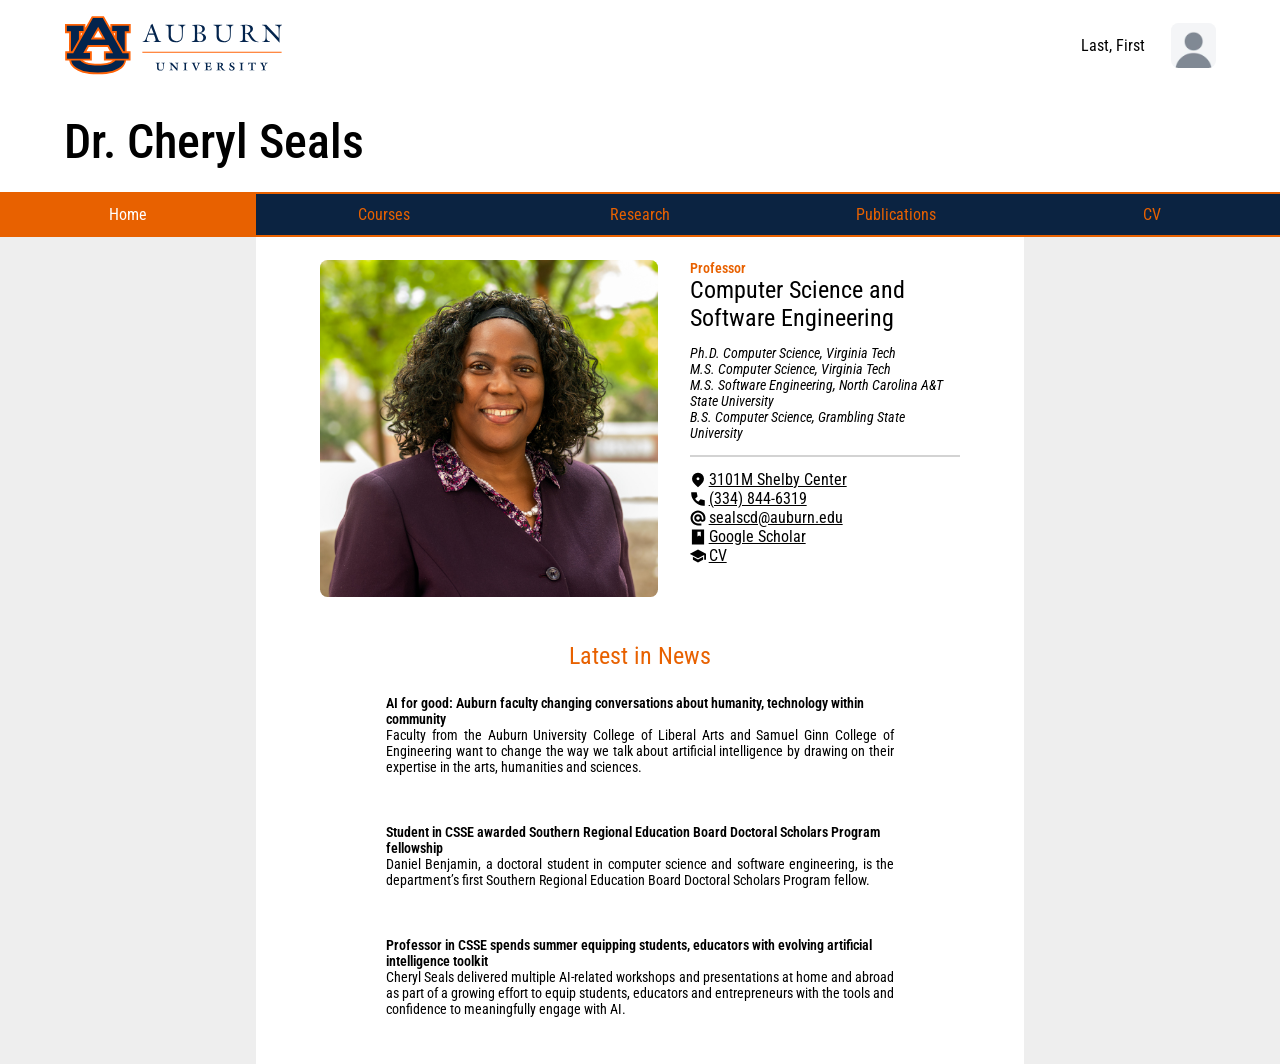
<file: index.html>
<!DOCTYPE html>
<html>

    <head>

        <!-- Fonts -->
        <link rel="preconnect" href="https://fonts.googleapis.com">
        <link rel="preconnect" href="https://fonts.gstatic.com" crossorigin>
        <link href="https://fonts.googleapis.com/css2?family=Roboto+Condensed:ital,wght@0,100..900;1,100..900&display=swap" rel="stylesheet">

        <!-- Stylesheets -->
        <link type="text/css" rel="stylesheet" href="css/global.css">
        <link type="text/css" rel="stylesheet" href="css/index.css">
    
    </head>

    <!---->

    <body>

        <!-- Header -->
         <div id="header">
            <div id="header-logo">
                <img src="img/auburn-full.svg">
            </div>
            <div id="header-user">
                <p>Last, First</p>
                <img src="img/default-pfp.jpg">
            </div>
         </div>


        <!-- Navigation Bar -->
        <div id="navbar">

            <div id="navbar-header">

                <div id="navbar-name">
                    <p>Dr. Cheryl Seals</p>
                </div>

            </div>

            <div id="navbar-items">

                <a class="navbar-item" href="." aria-current>
                    <p>Home</p>
                </a>
                <a class="navbar-item" href="courses/">
                    <p>Courses</p>
                </a>
                <a class="navbar-item" href="https://ausme.auburn.edu/public/profile/sealscd">
                    <p>Research</p>
                </a>
                <a class="navbar-item" href="publications/">
                    <p>Publications</p>
                </a>
                <a class="navbar-item" href="https://eng.auburn.edu/resumes/sealscd">
                    <p>CV</p>
                </a>
                <!-- ... -->

            </div>

        </div>

        <!-- Actual Body -->
        <div id="abstract">
            <div id="abstract-img">
                <img src="img/media/seals.jpg">
            </div>

            <div id="abstract-body">

                <div id="abstract-header">
                    <p id="abstract-status">Professor</p>
                    <p id="abstract-title">Computer Science and Software Engineering</p>
                    <div id="abstract-credentials">
                        <p class="credential">Ph.D. Computer Science, Virginia Tech</p>
                        <p class="credential">M.S. Computer Science, Virginia Tech</p>
                        <p class="credential">M.S. Software Engineering, North Carolina A&T State University</p>
                        <p class="credential">B.S. Computer Science, Grambling State University</p>
                    </div>
                </div>

                <div id="contact-body">
                    <div class="contact-detail">
                        <img src="img/icons/location.svg">
                        <a href=""> 3101M Shelby Center</a>
                    </div>
                    <div class="contact-detail">
                        <img src="img/icons/call.svg">
                        <a href="tel:+13348446319">(334) 844-6319</a>
                    </div>
                    <div class="contact-detail">
                        <img src="img/icons/email.svg">
                        <a href="mailto:sealscd@auburn.edu">sealscd@auburn.edu</a>
                    </div>
                    <div class="contact-detail">
                        <img src="img/icons/book.svg">
                        <a href="https://scholar.google.com/citations?user=0GdNB4AAAAAJ">Google Scholar</a>
                    </div>
                    <div class="contact-detail">
                        <img src="img/icons/school.svg">
                        <a href="https://eng.auburn.edu/resumes/sealscd">CV</a>
                    </div>
                </div>

            </div>
        </div>

        <div id="news-body">
            <p id="news-title">Latest in News</p>

            <a class="news-entry" href="https://cla.auburn.edu/news/articles/auburn-faculty-lead-community-conversations-about-ai/">
                <div>
                    <div class="news-title">
                        <p>AI for good: Auburn faculty changing conversations about humanity, technology within community</p>
                    </div>
                    <div class="news-desc">
                        <p>Faculty from the Auburn University College of Liberal Arts and Samuel Ginn College of Engineering want to change the way we talk about artificial intelligence by drawing on their expertise in the arts, humanities and sciences.</p>
                    </div>
                </div>
            </a>

            <a class="news-entry" href="https://eng.auburn.edu/news/2025/09/doctoral-student-in-csse-awarded-sreb-doctoral-scholars-program-fellowship">
                <div>
                    <div class="news-title">
                        <p>Student in CSSE awarded Southern Regional Education Board Doctoral Scholars Program fellowship</p>
                    </div>
                    <div class="news-desc">
                        <p>Daniel Benjamin, a doctoral student in computer science and software engineering, is the department’s first Southern Regional Education Board Doctoral Scholars Program fellow.</p>
                    </div>
                </div>
            </a>

            <a class="news-entry" href="https://eng.auburn.edu/news/2025/07/professor-in-csse-spends-summer-sharing-ai-insight">
                <div>
                    <div class="news-title">
                        <p>Professor in CSSE spends summer equipping students, educators with evolving artificial intelligence toolkit</p>
                    </div>
                    <div class="news-desc">
                        <p>Cheryl Seals delivered multiple AI-related workshops and presentations at home and abroad as part of a growing effort to equip students, educators and entrepreneurs with the tools and confidence to meaningfully engage with AI.</p>
                    </div>
                </div>
            </a>

        </div>
    </body>
</html>
</file>
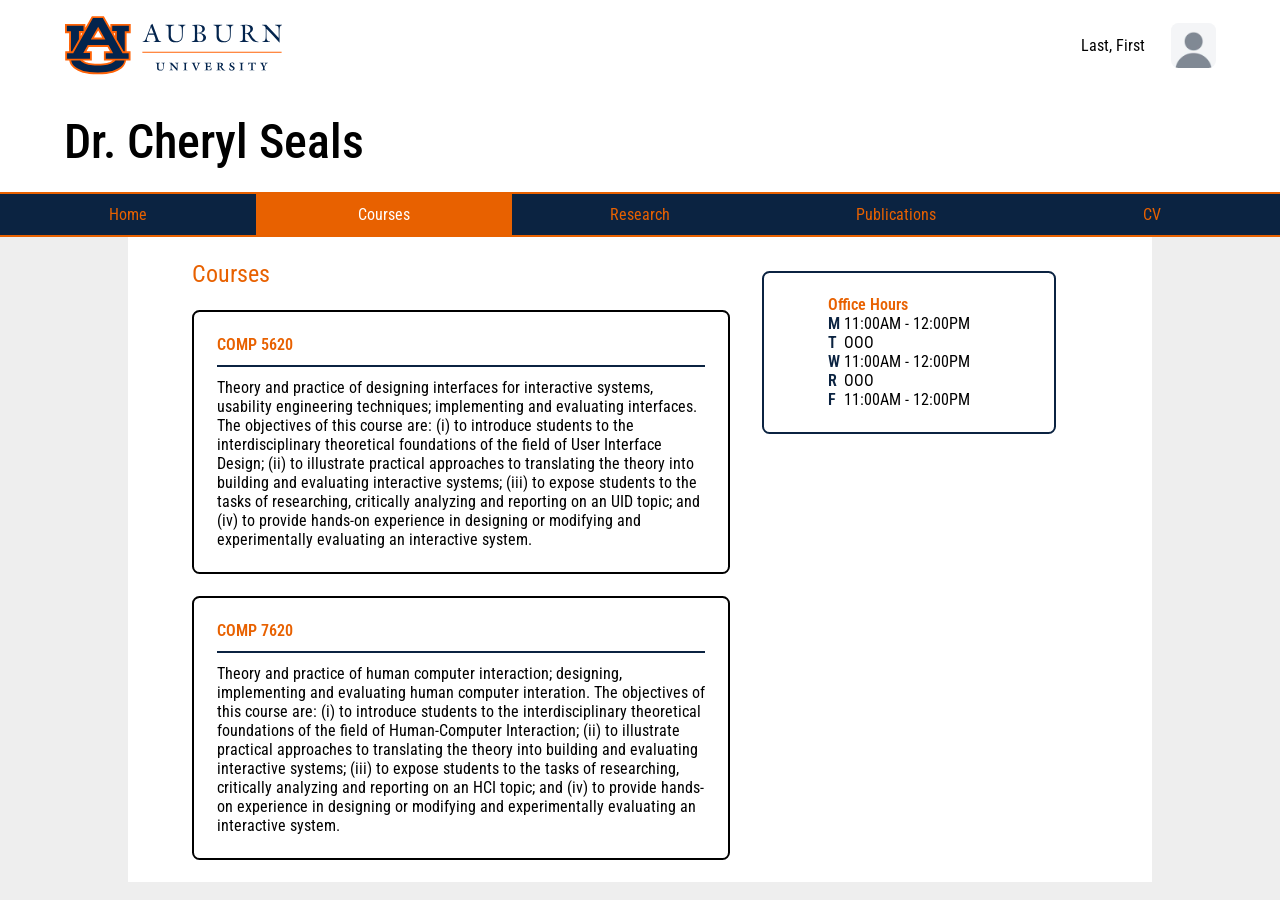
<file: courses/index.html>
<!DOCTYPE html>
<html>

    <head>
        <!-- Fonts -->
        <link rel="preconnect" href="https://fonts.googleapis.com">
        <link rel="preconnect" href="https://fonts.gstatic.com" crossorigin>
        <link href="https://fonts.googleapis.com/css2?family=Roboto+Condensed:ital,wght@0,100..900;1,100..900&display=swap" rel="stylesheet">

        <!-- Stylesheets -->
        <link type="text/css" rel="stylesheet" href="../css/global.css">
        <link type="text/css" rel="stylesheet" href="../css/courses.css">
    
    </head>

    <body>
        <!-- Header -->
         <div id="header">
            <div id="header-logo">
                <img src="../img/auburn-full.svg">
            </div>
            <div id="header-user">
                <p>Last, First</p>
                <img src="../img/default-pfp.jpg">
            </div>
         </div>


        <!-- Navigation Bar -->
        <div id="navbar">

            <div id="navbar-header">

                <div id="navbar-name">
                    <p>Dr. Cheryl Seals</p>
                </div>

            </div>

            <div id="navbar-items">

                <a class="navbar-item" href="../">
                    <p>Home</p>
                </a>
                <a class="navbar-item" href="." aria-current>
                    <p>Courses</p>
                </a>
                <a class="navbar-item" href="https://ausme.auburn.edu/public/profile/sealscd">
                    <p>Research</p>
                </a>
                <a class="navbar-item" href="../publications/">
                    <p>Publications</p>
                </a>
                <a class="navbar-item" href="https://eng.auburn.edu/resumes/sealscd">
                    <p>CV</p>
                </a>
                <!-- ... -->

            </div>

        </div>

        <div id="courses-body">

            <div id="courses-list">
                <div id="courses-title">
                    <p>Courses</p>
                </div>

                <div class="courses-entry">

                    <div class="courses-entry-title">
                        COMP 5620
                    </div>
                    <div class="courses-entry-desc">
                        Theory and practice of designing interfaces for interactive systems, usability engineering
                        techniques; implementing and evaluating interfaces. The objectives of this course are: (i) to
                        introduce students to the interdisciplinary theoretical foundations of the field of User Interface
                        Design; (ii) to illustrate practical approaches to translating the theory into building and
                        evaluating interactive systems; (iii) to expose students to the tasks of researching, critically
                        analyzing and reporting on an UID topic; and (iv) to provide hands-on experience in designing or
                        modifying and experimentally evaluating an interactive system.
                    </div>
                </div>

                <div class="courses-entry">

                    <div class="courses-entry-title">
                        COMP 7620
                    </div>
                    <div class="courses-entry-desc">
                        Theory and practice of human computer interaction; designing, implementing and evaluating human computer interation. The objectives of this course are: (i) to introduce students to the interdisciplinary theoretical foundations of the field of Human-Computer Interaction; (ii) to illustrate practical approaches to translating the theory into building and evaluating interactive systems; (iii) to expose students to the tasks of researching, critically analyzing and reporting on an HCI topic; and (iv) to provide hands-on experience in designing or modifying and experimentally evaluating an interactive system.
                    </div>

                </div>

            </div>

            <div id="office-hours">

                <p id="office-hours-title">Office Hours</p>
                <p class="office-hours-entry"><span class="day">M</span> 11:00AM - 12:00PM</p>
                <p class="office-hours-entry"><span class="day">T</span> OOO</p>
                <p class="office-hours-entry"><span class="day">W</span> 11:00AM - 12:00PM</p>
                <p class="office-hours-entry"><span class="day">R</span> OOO</p>
                <p class="office-hours-entry"><span class="day">F</span> 11:00AM - 12:00PM</p>

            </div>
        
        </div>

    </body>
</html>
</file>
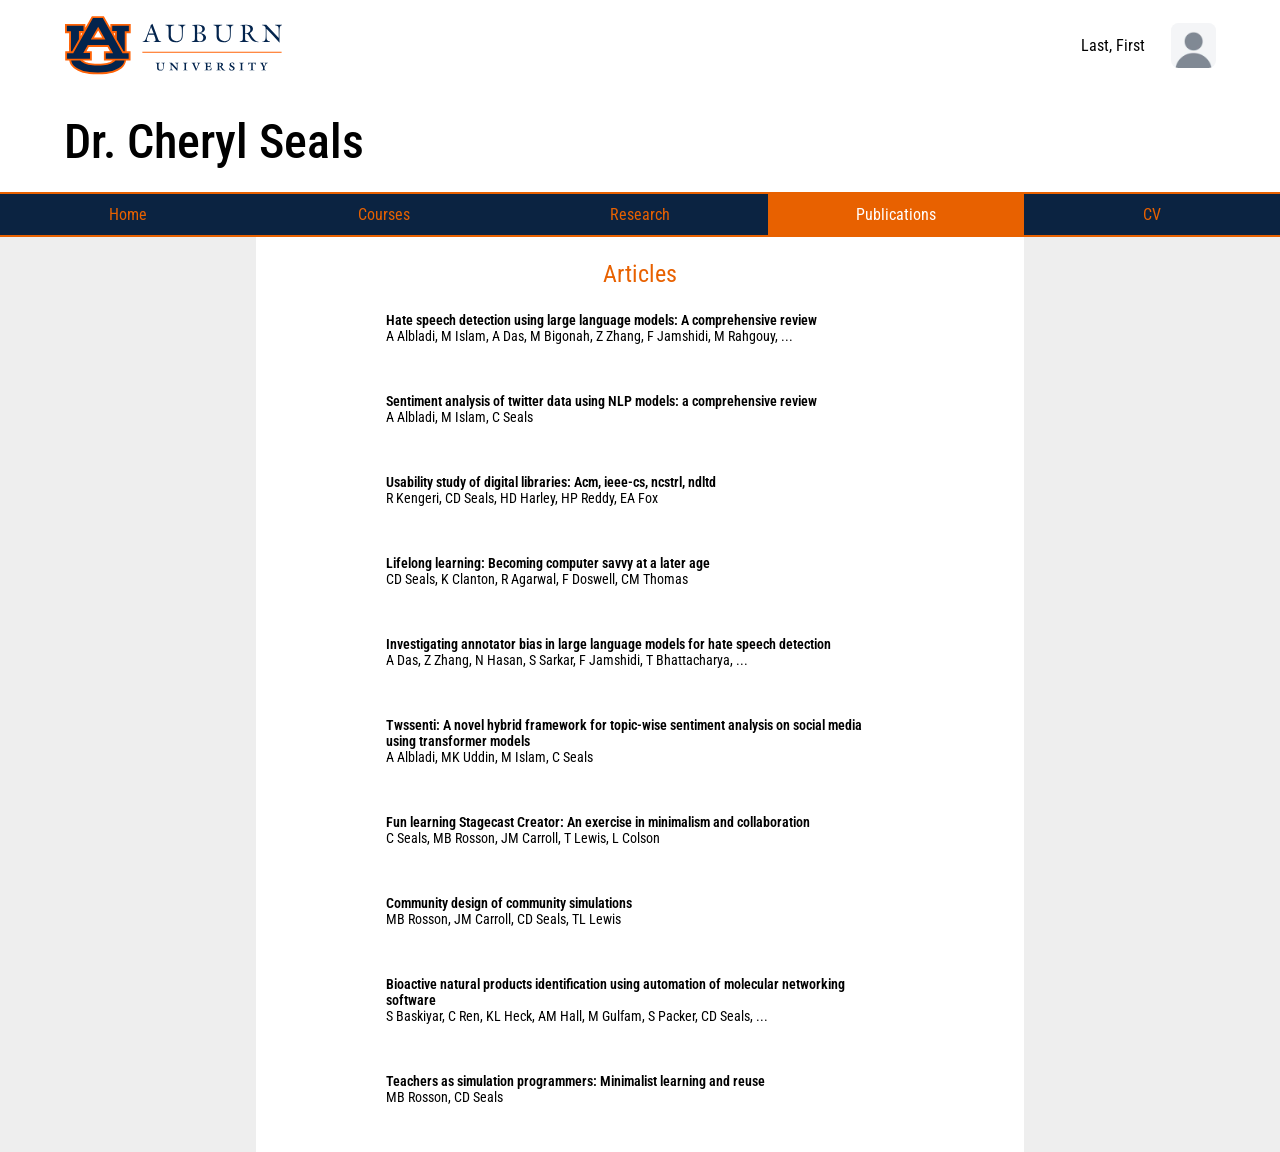
<file: publications/index.html>
<!DOCTYPE html>
<html>

    <head>
        <!-- Fonts -->
        <link rel="preconnect" href="https://fonts.googleapis.com">
        <link rel="preconnect" href="https://fonts.gstatic.com" crossorigin>
        <link href="https://fonts.googleapis.com/css2?family=Roboto+Condensed:ital,wght@0,100..900;1,100..900&display=swap" rel="stylesheet">

        <!-- Stylesheets -->
        <link type="text/css" rel="stylesheet" href="../css/global.css">
        <link type="text/css" rel="stylesheet" href="../css/publications.css">
    
    </head>

    <body>
        <!-- Header -->
         <div id="header">
            <div id="header-logo">
                <img src="../img/auburn-full.svg">
            </div>
            <div id="header-user">
                <p>Last, First</p>
                <img src="../img/default-pfp.jpg">
            </div>
         </div>


        <!-- Navigation Bar -->
        <div id="navbar">

            <div id="navbar-header">

                <div id="navbar-name">
                    <p>Dr. Cheryl Seals</p>
                </div>

            </div>

            <div id="navbar-items">

                <a class="navbar-item" href="../">
                    <p>Home</p>
                </a>
                <a class="navbar-item" href="../courses/">
                    <p>Courses</p>
                </a>
                <a class="navbar-item" href="https://ausme.auburn.edu/public/profile/sealscd">
                    <p>Research</p>
                </a>
                <a class="navbar-item" href="." aria-current>
                    <p>Publications</p>
                </a>
                <a class="navbar-item" href="https://eng.auburn.edu/resumes/sealscd">
                    <p>CV</p>
                </a>
                <!-- ... -->

            </div>

        </div>

        <div id="pub-body">

            <div id="pub-title">
                <p>Articles</p>
            </div>

            <a class="pub-entry" href="https://scholar.google.com/scholar?q=Hate+speech+detection+using+large+language+models%3A+A+comprehensive+review">
                <div>
                    <p class="pub-title">Hate speech detection using large language models: A comprehensive review</p>
                    <p class="pub-desc">A Albladi, M Islam, A Das, M Bigonah, Z Zhang, F Jamshidi, M Rahgouy, ...</p>
                </div>
            </a>
            <a class="pub-entry" href="https://scholar.google.com/scholar?q=Sentiment+analysis+of+twitter+data+using+NLP+models%3A+a+comprehensive+review">
                <div>
                    <p class="pub-title">Sentiment analysis of twitter data using NLP models: a comprehensive review</p>
                    <p class="pub-desc">A Albladi, M Islam, C Seals</p>
                </div>
            </a>
            <a class="pub-entry" href="https://scholar.google.com/scholar?q=Usability+study+of+digital+libraries%3A+Acm%2C+ieee-cs%2C+ncstrl%2C+ndltd">
                <div>
                    <p class="pub-title">Usability study of digital libraries: Acm, ieee-cs, ncstrl, ndltd</p>
                    <p class="pub-desc">R Kengeri, CD Seals, HD Harley, HP Reddy, EA Fox</p>
                </div>
            </a>
            <a class="pub-entry" href="https://scholar.google.com/scholar?q=Lifelong+learning%3A+Becoming+computer+savvy+at+a+later+age">
                <div>
                    <p class="pub-title">Lifelong learning: Becoming computer savvy at a later age</p>
                    <p class="pub-desc">CD Seals, K Clanton, R Agarwal, F Doswell, CM Thomas</p>
                </div>
            </a>
            <a class="pub-entry" href="https://scholar.google.com/scholar?q=Investigating+annotator+bias+in+large+language+models+for+hate+speech+detection">
                <div>
                    <p class="pub-title">Investigating annotator bias in large language models for hate speech detection</p>
                    <p class="pub-desc">A Das, Z Zhang, N Hasan, S Sarkar, F Jamshidi, T Bhattacharya, ...</p>
                </div>
            </a>
            <a class="pub-entry" href="https://scholar.google.com/scholar?q=Twssenti%3A+A+novel+hybrid+framework+for+topic-wise+sentiment+analysis+on+social+media+using+transformer+models">
                <div>
                    <p class="pub-title">Twssenti: A novel hybrid framework for topic-wise sentiment analysis on social media using transformer models</p>
                    <p class="pub-desc">A Albladi, MK Uddin, M Islam, C Seals</p>
                </div>
            </a>
            <a class="pub-entry" href="https://scholar.google.com/scholar?q=Fun+learning+Stagecast+Creator%3A+An+exercise+in+minimalism+and+collaboration">
                <div>
                    <p class="pub-title">Fun learning Stagecast Creator: An exercise in minimalism and collaboration</p>
                    <p class="pub-desc">C Seals, MB Rosson, JM Carroll, T Lewis, L Colson</p>
                </div>
            </a>
            <a class="pub-entry" href="https://scholar.google.com/scholar?q=Community+design+of+community+simulations">
                <div>
                    <p class="pub-title">Community design of community simulations</p>
                    <p class="pub-desc">MB Rosson, JM Carroll, CD Seals, TL Lewis</p>
                </div>
            </a>
            <a class="pub-entry" href="https://scholar.google.com/scholar?q=Bioactive+natural+products+identification+using+automation+of+molecular+networking+software">
                <div>
                    <p class="pub-title">Bioactive natural products identification using automation of molecular networking software</p>
                    <p class="pub-desc">S Baskiyar, C Ren, KL Heck, AM Hall, M Gulfam, S Packer, CD Seals, ...</p>
                </div>
            </a>
            <a class="pub-entry" href="https://scholar.google.com/scholar?q=Teachers+as+simulation+programmers%3A+Minimalist+learning+and+reuse">
                <div>
                    <p class="pub-title">Teachers as simulation programmers: Minimalist learning and reuse</p>
                    <p class="pub-desc">MB Rosson, CD Seals</p>
                </div>
            </a>


        </div>

    </body>
</html>
</file>
<file: css/global.css>
/* ********** */
/* Universals */
/* ********** */

* 
{
    /* Color Variables */
    --bg: #0b2341;
    --fg: #e86100;

    /* Spacing */
    --page-vspacing: 2.5vh;
    --page-hspacing: 5vw;

    --page-focus-width: 60%;

    /* Decoration Variables */
    --smoothing: 7.5px;

    /* Timing Variables */
    --hover-ms: 100ms;

    /* Sizing */
    margin: 0;
    border: 0;
    padding: 0;

    /* Font Settings */
    font-family: "Roboto Condensed", sans-serif;
    font-optical-sizing: auto;
    font-weight: 400;
    font-style: normal;
}

html
{
    overflow-x: hidden;
}
body
{
    /* Size and Position */
    width: 100vw;

    /* Display */
    display: flex;
    flex-direction: column;

    /* Decoration */
    background-color: #eeeeee !important;

    /* Children */
    justify-content: center;
    align-items: center;
}


/* ****** */
/* Header */
/* ****** */


#header
{
    /* Size and Position */
    width: 100vw;
    height: 10vh;

    position: sticky;
    top: 0;

    /* Display */
    display: flex;
    flex-direction: row;

    /* Children */
    justify-content: space-between;

    /* Decoration */
    background-color: white;
}

#header-logo
{
    /* Size and Position */
    height: 100%;

    /* Display */
    display: flex;

    /* Children */
    align-items: center;
    justify-content: left;
}
#header-logo img 
{
    height: calc(100% * (2/3));
    margin-left: var(--page-hspacing);
}

#header-user
{
    cursor: not-allowed;

    /* Size and Position */
    width: fit-content;
    margin: 0 var(--page-hspacing);

    /* Display */
    display: flex;
    flex-direction: row;

    /* Children */
    align-items: center;
    justify-content: right;
}
#header-user p
{
    white-space: normal;
}
#header-user img
{
    /* Size and Position */
    height: 50%;
    margin-left: 2vw;

    /* Decoration */
    border-radius: var(--smoothing);
}



/* ************** */
/* Navigation Bar */
/* ************** */
#navbar
{
    /* Size and Position */
    width: 100vw;

    /* Display */
    display: flex;
    flex-direction: column;

    /* Decoration */
    background-color: white;

    /* Children */
    justify-content: space-between;
}

#navbar-header
{
    /* Display */
    padding: 2.5vh var(--page-hspacing);
}
#navbar-name p
{
    font-size: 48px !important;
    font-weight: 500 !important;
}

#navbar-items
{
    /* Size and Position */
    box-sizing: border-box;

    width: 100%;
    height: 5vh;

    /* Display */
    display: flex;
    flex-direction: row;

    /* Children */
    align-items: left;
    justify-content: space-evenly;

    /* Decoration */
    background-color: var(--bg);

    border-style: solid;
    border-color: var(--fg);
    border-width: 2px 0px;
}

.navbar-item
{
    /* Size and Position */
    box-sizing: content-box;
    height: 100%;
    width: 100%;
    
    /* Display */
    display: flex;
    padding: 0px 5vw;

    /* Children */
    align-items: center;
    justify-content: center;

    /* Decoration */
    text-decoration: none;
    background-color: var(--bg);

    /* Animation */
    transition:
        background-color var(--hover-ms) linear
    ;
}

.navbar-item p
{
    color: var(--fg);
}


.navbar-item[aria-current]
{
    background-color: var(--fg);
}
.navbar-item[aria-current] p
{
    color: white;
}
.navbar-item:hover
{
    background-color: white;
}
.navbar-item:hover p
{
    color: var(--fg);
}
</file>
<file: css/index.css>
/* ******** */
/* Abstract */
/* ******** */

#abstract
{
    /* Size and Position */
    box-sizing: border-box;

    width: max-content;
    max-width: var(--page-focus-width);

    height: min-content;

    /* Display */
    display: flex;
    flex-direction: row;

    padding: var(--page-vspacing) var(--page-hspacing);

    /* Decoration */
    background-color: white;

    /* Children */
    align-items: top;
    justify-content: left;
}

#abstract-img
{
    /* Size and Position */
    aspect-ratio: 1;
    margin-right: calc(var(--page-hspacing) / 2);
}
#abstract-img img
{
    /* Size and Position */
    width: 100%;
    height: 100%;

    /* Display */
    display: block;
    overflow: hidden !important;

    object-fit:cover;
    object-position: center top;

    /* Decoration */
    border-radius: var(--smoothing);
}

#abstract-header
{
    padding-bottom: 5%;
    
    /* Decoration */
    border-bottom-style: solid;
    border-bottom-color: lightgrey;
    border-bottom-width: 2px;
}
#abstract-title
{
    font-size: 24px;
}
#abstract-status
{
    /* Decoration */
    color: var(--fg);

    /* Font Settings */
    font-size: 14px;
    font-weight: 600;
}

#abstract-credentials
{
    /* Display */
    display: flex;
    flex-direction: column;
    padding-top: 5%;

    /* Children */
    align-items: left;
    justify-content: center;
}
.credential
{
    /* Font Settings */
    font-size: 14px;
    font-style: italic;
}

#contact-body
{
    /* Size and Position */
    padding-top: 5%;

    /* Display */
    display: flex;
    flex-direction: column;

    /* Children */
    align-items: left;
    justify-content: flex-start;
}
.contact-detail
{
    /* Display */
    display: flex;
    flex-direction: row;

    /* Children */
    align-items: center;
    justify-content: left;
}
.contact-detail img
{
    /* Size and Position */
    height: 16px;
    padding-right: 1%;
}
.contact-detail a
{
    text-decoration: underline black;
    color: black;
}

/* **** */
/* News */
/* **** */

#news-body
{
    /* Size and Position */
    box-sizing: border-box;

    width: max-content;
    max-width: var(--page-focus-width);

    height: min-content;

    /* Display */
    display: flex;
    flex-direction: column;

    padding: var(--page-vspacing) var(--page-hspacing);

    /* Decoration */
    background-color: white;

    /* Children */
    align-items: center;
    justify-content: flex-start;
}

#news-title
{
    /* Decoration */
    color: var(--fg);

    /* Font Settings */
    font-size: 24px;
}

.news-entry
{
    /* Size and Position */
    box-sizing: border-box;
    margin: calc(var(--page-vspacing) / 2) 0px;

    /* Display */
    padding: calc(var(--page-vspacing) / 2) calc(var(--page-hspacing));

    /* Decoration */
    border-style: solid;
    border-color: transparent;
    border-width: 2px;
    border-radius: var(--smoothing);

    color: black;

    /* Font Settings */
    text-decoration: none;
    font-size: 14px;

    /* Animation */
    transition:
        border-color var(--hover-ms) linear
    ;
}
.news-entry:hover
{
    border-color: var(--fg);
}
.news-title p
{
    font-weight: 600 !important;
}
.news-desc p
{
    text-align: justify;
    text-justify: distribute;
}
</file>
<file: css/courses.css>
/* ******* */
/* Courses */
/* ******* */

#courses-body
{
    /* Size and Position */
    box-sizing: border-box;
    width: calc(var(--page-focus-width) * (4/3));

    /* Display */
    display: flex;
    flex-direction: row;

    padding: var(--page-vspacing) var(--page-hspacing);

    /* Children */
    justify-content: space-between;
    align-items: top;

    /* Decoration */
    background-color: white;
}

#courses-list
{
    /* Size and Position */
    width: max-content;
    max-width: var(--page-focus-width);

    height: min-content;

    /* Decoration */
}

#courses-title
{
    /* Decoration */
    color: var(--fg);

    /* Font Settings */
    font-size: 24px;
}

.courses-entry
{
    /* Size and Position */
    margin-top: var(--page-vspacing);

    /* Display */
    padding: var(--page-vspacing);

    /* Decoration */
    border-style: solid;
    border-width: 2px;
    border-radius: var(--smoothing);
}

.courses-entry-title
{
    /* Size and Position */
    margin-bottom: calc(var(--page-vspacing) / 2);

    /* Display */
    padding-bottom: calc(var(--page-vspacing) / 2);

    /* Decoration */
    color: var(--fg);
    border-bottom: solid 2px var(--bg);

    /* Font Settings */
    font-weight: 600;
}


/* ************ */
/* Office Hours */
/* ************ */
#office-hours
{
    /* Size and Position */
    box-sizing: border-box;
    height: min-content;
    width: 100%;
    
    position: sticky;
    top: 10vh;

    margin: calc(var(--page-vspacing) / 2) calc(var(--page-hspacing) / 2);

    /* Display */
    padding: var(--page-vspacing) var(--page-hspacing);

    /* Decoration */
    color: var(--bg);

    border-style: solid;
    border-color: var(--bg);
    border-width: 2px;
    border-radius: var(--smoothing)
}

.office-hours-entry
{
    color: black;
}

#office-hours .day
{
    /* Size and Position */
    width: 12px;

    /* Font Settings */
    font-weight: 600;

    /* Decoration */
    color: var(--bg);
    
    /* Display */
    display: inline-block;
}

#office-hours-title
{
    /* Decoration */
    color: var(--fg);

    /* Font Settings */
    font-weight: 600;
}
</file>
<file: css/publications.css>
#pub-body
{
    /* Size and Position */
    box-sizing: border-box;

    width: max-content;
    min-width: calc(var(--page-focus-width) / 2);
    max-width: var(--page-focus-width);

    height: min-content;

    /* Display */
    display: flex;
    flex-direction: column;

    padding: var(--page-vspacing) var(--page-hspacing) !important;

    /* Decoration */
    background-color: white;

    /* Children */
    justify-content: top;
    align-items: center;
}

#pub-title
{
    /* Decoration */
    color: var(--fg);

    /* Font Settings */
    font-size: 24px;
}


.pub-entry
{
    /* Size and Position */
    box-sizing: border-box;
    width: 100%;
    margin: calc(var(--page-vspacing) / 2) 0px;

    /* Display */
    padding: calc(var(--page-vspacing) / 2) calc(var(--page-hspacing));

    /* Decoration */
    border-style: solid;
    border-color: transparent;
    border-width: 2px;
    border-radius: var(--smoothing);

    color: black;

    /* Font Settings */
    text-decoration: none;
    font-size: 14px;
    font-weight: 600 !important;

    /* Animation */
    transition:
        border-color var(--hover-ms) linear
    ;
}

.pub-entry:hover
{
    border-color: var(--fg);
}
.pub-title
{
    font-weight: 600 !important;
}
.pub-desc
{
    text-align: justify;
    text-justify: distribute;
}
</file>
